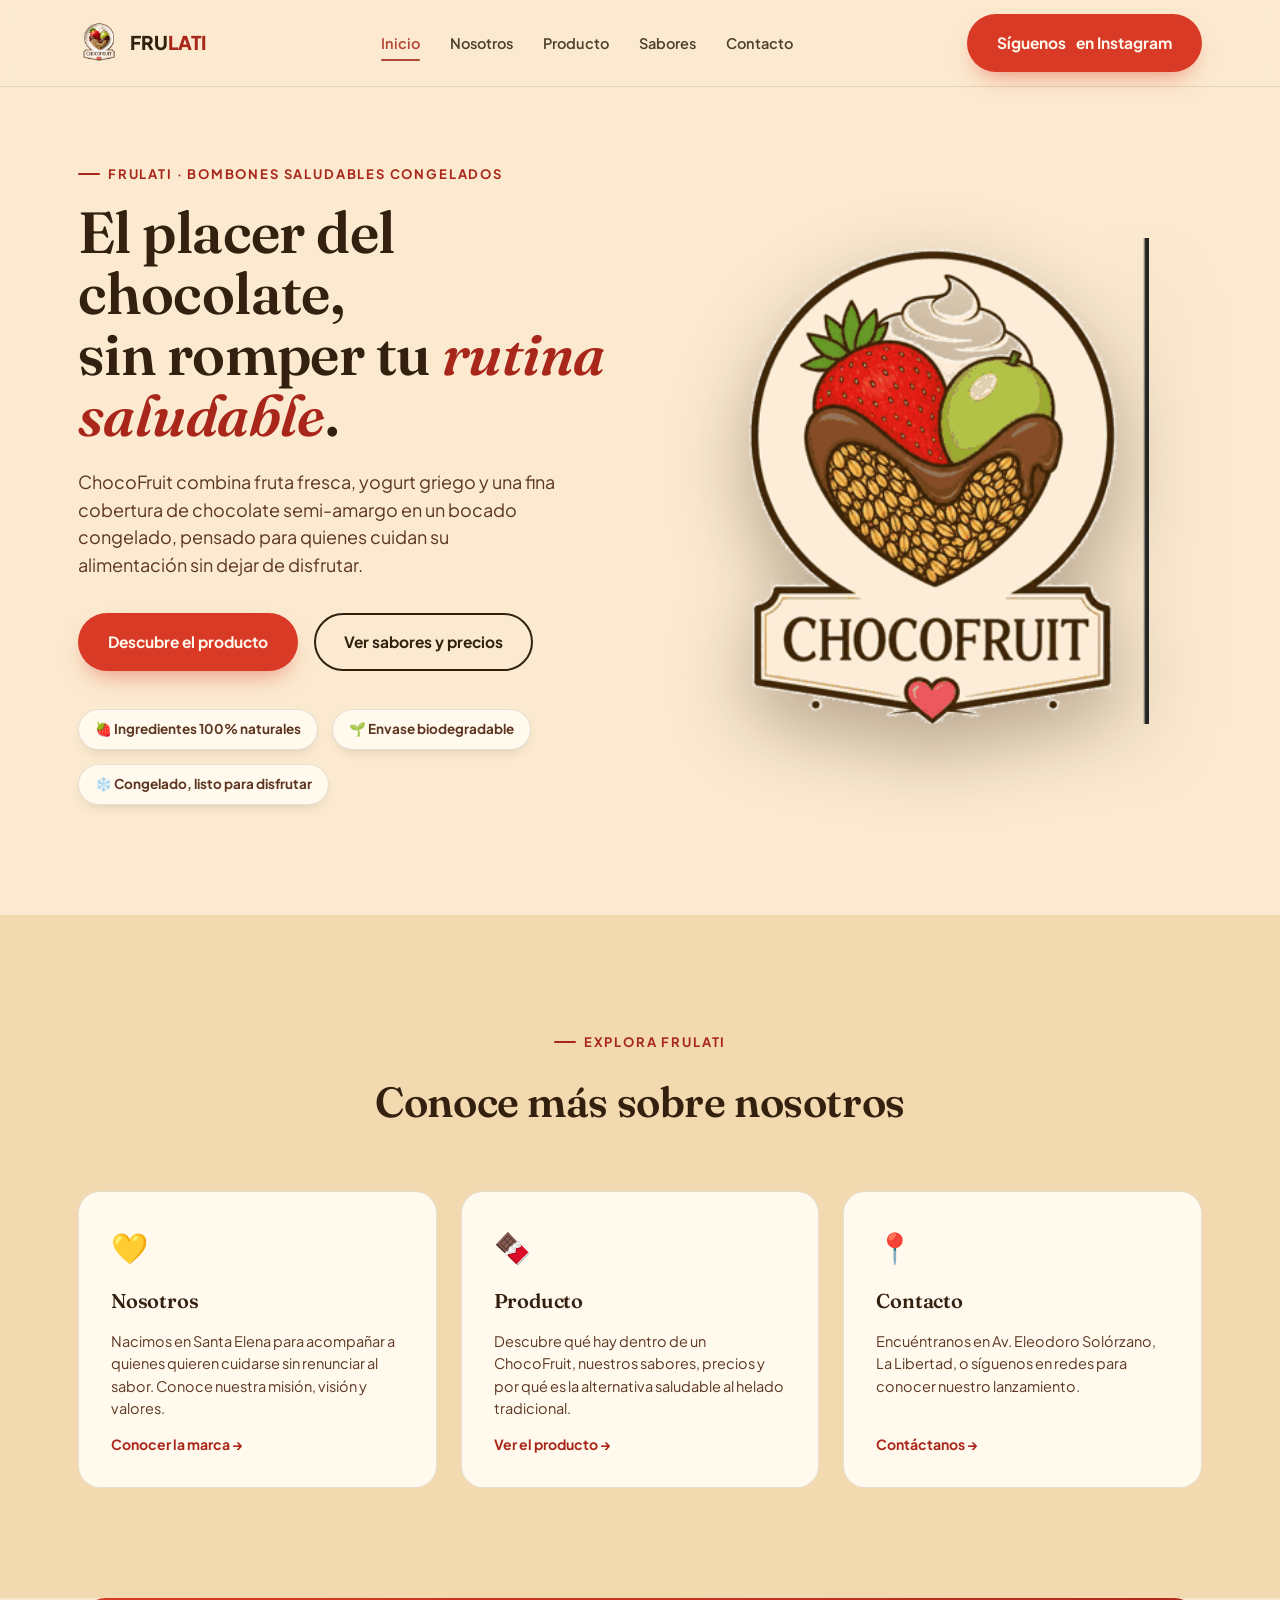
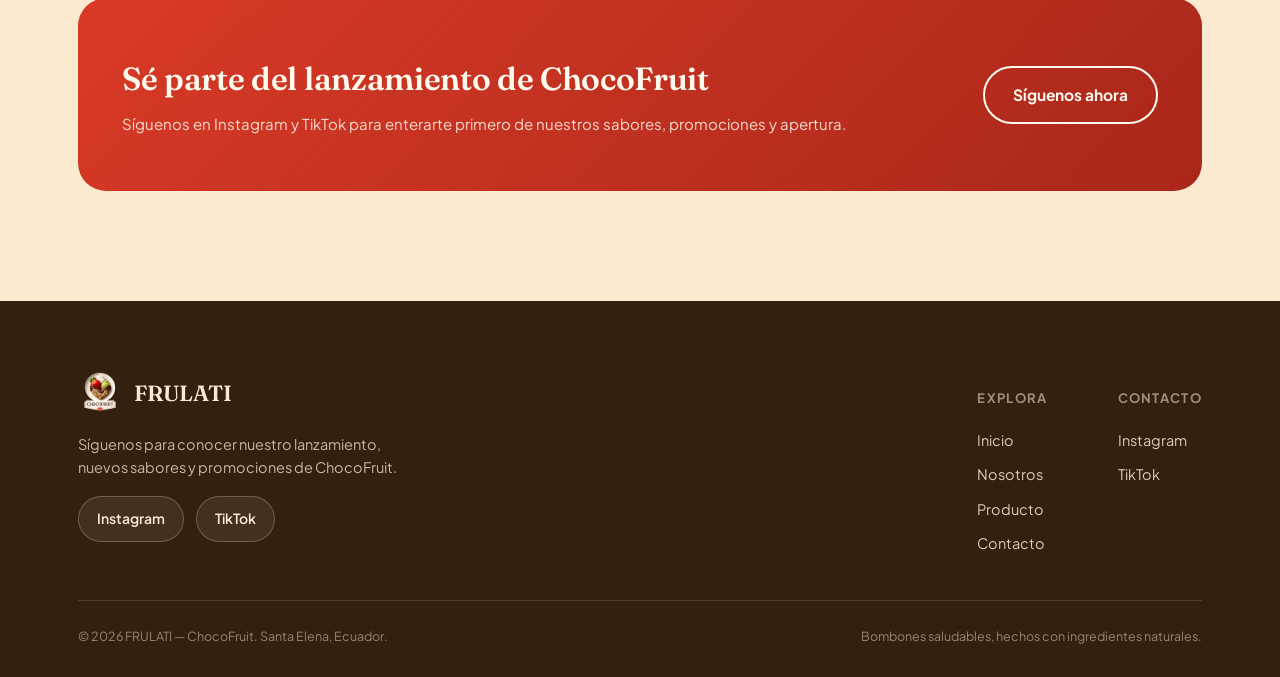
<file: index.html>
<!DOCTYPE html>
<html lang="es">
<head>
<meta charset="UTF-8">
<meta name="viewport" content="width=device-width, initial-scale=1.0">
<title>FRULATI · ChocoFruit — Bombones saludables congelados</title>
<meta name="description" content="ChocoFruit: bombones saludables de fruta, yogurt griego y chocolate semi-amargo, hechos en Santa Elena, Ecuador.">
<link rel="preconnect" href="https://fonts.googleapis.com">
<link href="https://fonts.googleapis.com/css2?family=Fraunces:ital,opsz,wght@0,9..144,400;0,9..144,500;0,9..144,600;0,9..144,700;1,9..144,400;1,9..144,500;1,9..144,600&family=Plus+Jakarta+Sans:ital,wght@0,400;0,500;0,600;0,700;0,800;1,500&display=swap" rel="stylesheet">
<link rel="stylesheet" href="css/styles.css">
</head>
<body>
<header class="nav">
  <div class="nav-inner">
    <a href="index.html" class="brand"><img src="assets/logo.png" alt="Logo FRULATI"><span>FRU<em>LATI</em></span></a>
    <nav class="links" id="navLinks">
      <a href="index.html" class="active">Inicio</a>
      <a href="nosotros.html">Nosotros</a>
      <a href="producto.html">Producto</a>
      <a href="producto.html#sabores">Sabores</a>
      <a href="contacto.html">Contacto</a>
    </nav>
    <div class="nav-cta">
      <a class="btn btn-primary" href="https://www.instagram.com/frulati_ec?igsh=eHlodmZhNGVkY2Uz" target="_blank" rel="noopener">
        <span class="long">Síguenos</span> en Instagram
      </a>
      <button class="menu-btn" id="menuBtn" aria-label="Abrir menú">☰</button>
    </div>
  </div>
</header>

<section class="hero">
  <div class="wrap hero-grid">
    <div>
      <span class="eyebrow">Frulati · Bombones saludables congelados</span>
      <h1>El placer del chocolate,<br>sin romper tu <em>rutina saludable</em>.</h1>
      <p class="hero-sub">ChocoFruit combina fruta fresca, yogurt griego y una fina cobertura de chocolate semi-amargo en un bocado congelado, pensado para quienes cuidan su alimentación sin dejar de disfrutar.</p>
      <div class="hero-ctas">
        <a href="producto.html" class="btn btn-primary">Descubre el producto</a>
        <a href="producto.html#sabores" class="btn btn-ghost">Ver sabores y precios</a>
      </div>
      <div class="hero-badges">
        <span class="badge">🍓 Ingredientes 100% naturales</span>
        <span class="badge">🌱 Envase biodegradable</span>
        <span class="badge">❄️ Congelado, listo para disfrutar</span>
      </div>
    </div>
    <div class="hero-visual">
      <img class="plate" src="assets/logo0.png" alt="ChocoFruit — bombón saludable FRULATI">
    </div>
  </div>
</section>

<section class="alt reveal">
  <div class="wrap">
    <div class="section-head center">
      <span class="eyebrow" style="justify-content:center;">Explora FRULATI</span>
      <h2>Conoce más sobre nosotros</h2>
    </div>
    <div class="teaser-grid">
      <div class="teaser-card">
        <span class="icon">💛</span>
        <h3>Nosotros</h3>
        <p>Nacimos en Santa Elena para acompañar a quienes quieren cuidarse sin renunciar al sabor. Conoce nuestra misión, visión y valores.</p>
        <a href="nosotros.html">Conocer la marca →</a>
      </div>
      <div class="teaser-card">
        <span class="icon">🍫</span>
        <h3>Producto</h3>
        <p>Descubre qué hay dentro de un ChocoFruit, nuestros sabores, precios y por qué es la alternativa saludable al helado tradicional.</p>
        <a href="producto.html">Ver el producto →</a>
      </div>
      <div class="teaser-card">
        <span class="icon">📍</span>
        <h3>Contacto</h3>
        <p>Encuéntranos en Av. Eleodoro Solórzano, La Libertad, o síguenos en redes para conocer nuestro lanzamiento.</p>
        <a href="contacto.html">Contáctanos →</a>
      </div>
    </div>
  </div>
</section>

<section class="reveal" style="padding-top:0;">
  <div class="wrap">
    <div class="cta-banner">
      <div>
        <h2>Sé parte del lanzamiento de ChocoFruit</h2>
        <p>Síguenos en Instagram y TikTok para enterarte primero de nuestros sabores, promociones y apertura.</p>
      </div>
      <a class="btn btn-ghost" href="https://www.instagram.com/frulati_ec?igsh=eHlodmZhNGVkY2Uz" target="_blank" rel="noopener">Síguenos ahora</a>
    </div>
  </div>
</section>
<footer id="contacto-footer">
  <div class="wrap">
    <div class="footer-top">
      <div>
        <div class="footer-brand"><img src="assets/logo.png" alt="Logo FRULATI">FRULATI</div>
        <div class="footer-cta" style="margin-top:18px;">
          <p>Síguenos para conocer nuestro lanzamiento, nuevos sabores y promociones de ChocoFruit.</p>
          <div class="social-row">
            <a class="social-btn" href="https://www.instagram.com/frulati_ec?igsh=eHlodmZhNGVkY2Uz" target="_blank" rel="noopener">Instagram</a>
            <a class="social-btn" href="https://tiktok.com/" target="_blank" rel="noopener">TikTok</a>
          </div>
        </div>
      </div>
      <div class="footer-cols">
        <div class="footer-col">
          <h4>Explora</h4>
          <a href="index.html">Inicio</a>
          <a href="nosotros.html">Nosotros</a>
          <a href="producto.html">Producto</a>
          <a href="contacto.html">Contacto</a>
        </div>
        <div class="footer-col">
          <h4>Contacto</h4>
          <a href="https://www.instagram.com/frulati_ec?igsh=eHlodmZhNGVkY2Uz" target="_blank" rel="noopener">Instagram</a>
          <a href="https://tiktok.com/" target="_blank" rel="noopener">TikTok</a>
        </div>
      </div>
    </div>
    <div class="footer-bottom">
      <span>© 2026 FRULATI — ChocoFruit. Santa Elena, Ecuador.</span>
      <span>Bombones saludables, hechos con ingredientes naturales.</span>
    </div>
  </div>
</footer>

<script src="js/script.js"></script>
</body>
</html>
</file>
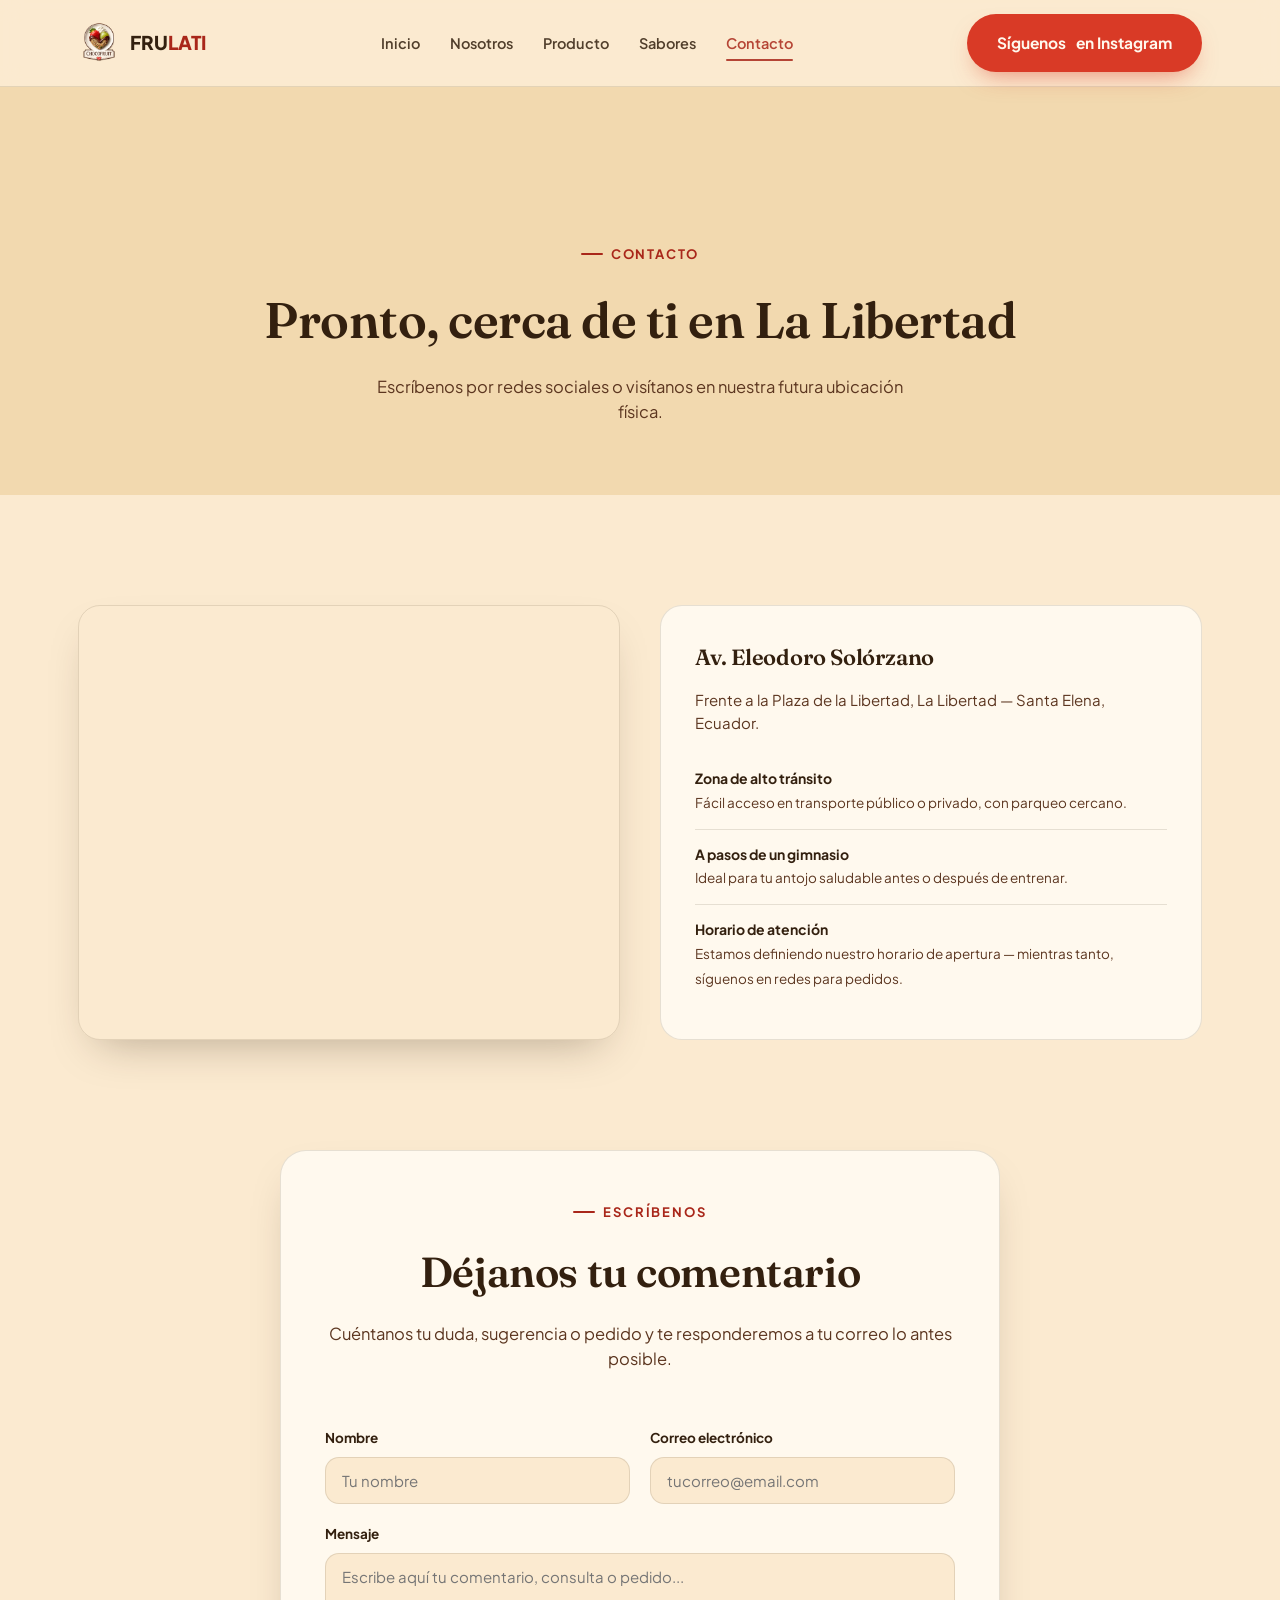
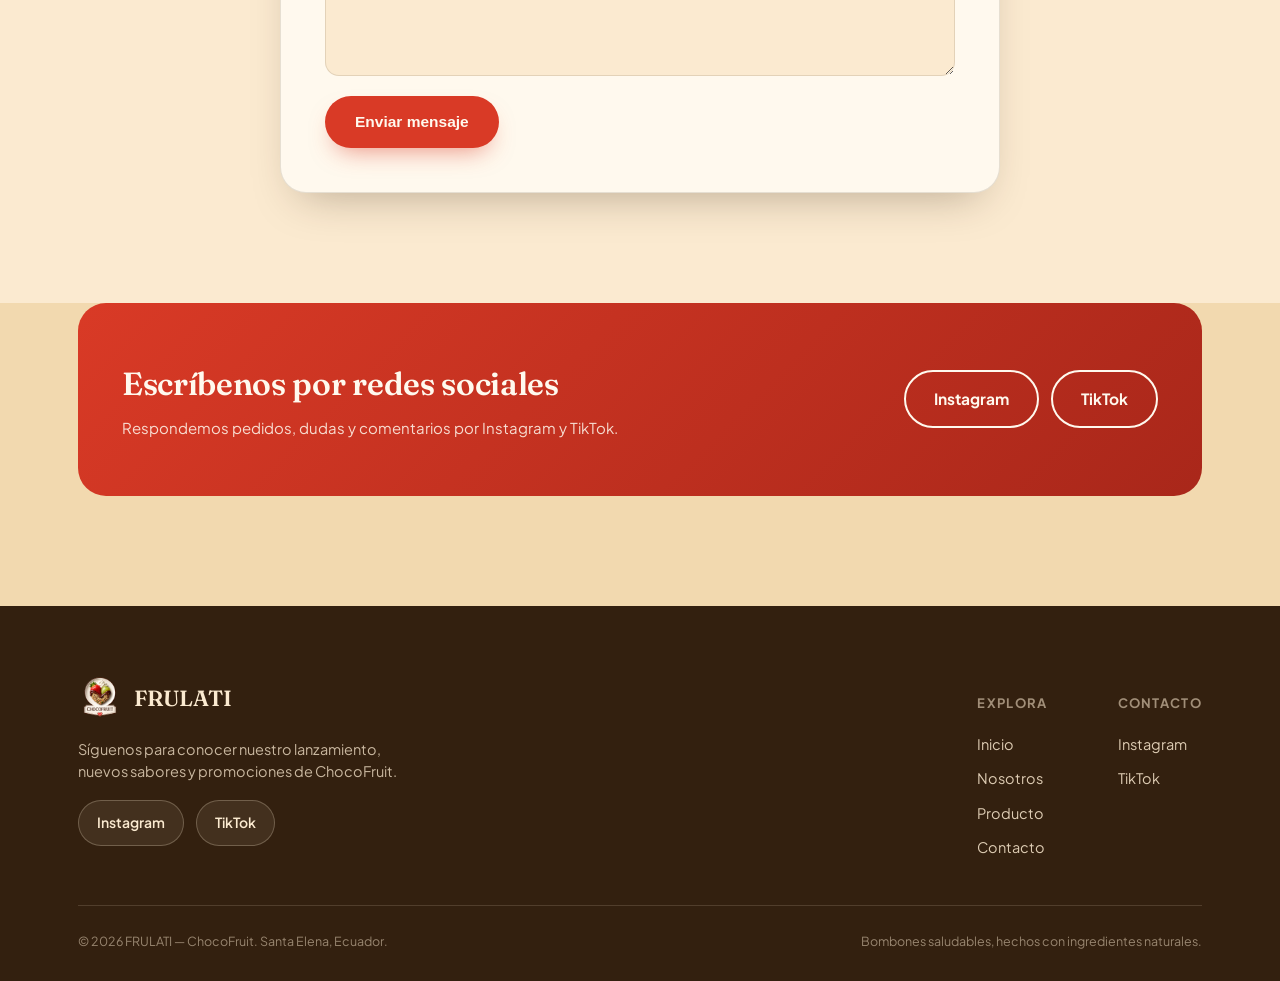
<file: contacto.html>
<!DOCTYPE html>
<html lang="es">
<head>
<meta charset="UTF-8">
<meta name="viewport" content="width=device-width, initial-scale=1.0">
<title>Contacto y ubicación — FRULATI</title>
<meta name="description" content="Encuentra a FRULATI en Santa Elena, Ecuador, o síguenos en Instagram y TikTok.">
<link rel="preconnect" href="https://fonts.googleapis.com">
<link href="https://fonts.googleapis.com/css2?family=Fraunces:ital,opsz,wght@0,9..144,400;0,9..144,500;0,9..144,600;0,9..144,700;1,9..144,400;1,9..144,500;1,9..144,600&family=Plus+Jakarta+Sans:ital,wght@0,400;0,500;0,600;0,700;0,800;1,500&display=swap" rel="stylesheet">
<link rel="stylesheet" href="css/styles.css">
</head>
<body>
<header class="nav">
  <div class="nav-inner">
    <a href="index.html" class="brand"><img src="assets/logo.png" alt="Logo FRULATI"><span>FRU<em>LATI</em></span></a>
    <nav class="links" id="navLinks">
      <a href="index.html">Inicio</a>
      <a href="nosotros.html">Nosotros</a>
      <a href="producto.html">Producto</a>
      <a href="producto.html#sabores">Sabores</a>
      <a href="contacto.html" class="active">Contacto</a>
    </nav>
    <div class="nav-cta">
      <a class="btn btn-primary" href="https://www.instagram.com/frulati_ec?igsh=eHlodmZhNGVkY2Uz" target="_blank" rel="noopener">
        <span class="long">Síguenos</span> en Instagram
      </a>
      <button class="menu-btn" id="menuBtn" aria-label="Abrir menú">☰</button>
    </div>
  </div>
</header>

<section class="page-banner alt">
  <div class="wrap">
    <span class="eyebrow" style="justify-content:center;">Contacto</span>
    <h1>Pronto, cerca de ti en La Libertad</h1>
    <p>Escríbenos por redes sociales o visítanos en nuestra futura ubicación física.</p>
  </div>
</section>

<section class="reveal">
  <div class="wrap">
    <div class="ubicacion-grid">
      <div class="map-frame">
        <iframe src="https://www.google.com/maps?q=Av.+Eleodoro+Solórzano,+La+Libertad,+Santa+Elena,+Ecuador&output=embed" loading="lazy" referrerpolicy="no-referrer-when-downgrade" title="Mapa ubicación FRULATI"></iframe>
      </div>
      <div class="ubicacion-info">
        <h3>Av. Eleodoro Solórzano</h3>
        <p>Frente a la Plaza de la Libertad, La Libertad — Santa Elena, Ecuador.</p>
        <div class="info-row">
          <div><b>Zona de alto tránsito</b><span>Fácil acceso en transporte público o privado, con parqueo cercano.</span></div>
        </div>
        <div class="info-row">
          <div><b>A pasos de un gimnasio</b><span>Ideal para tu antojo saludable antes o después de entrenar.</span></div>
        </div>
        <div class="info-row">
          <div><b>Horario de atención</b><span>Estamos definiendo nuestro horario de apertura — mientras tanto, síguenos en redes para pedidos.</span></div>
        </div>
      </div>
    </div>
  </div>
</section>

<section class="reveal" style="padding-top:0;">
  <div class="wrap">
    <div class="contact-form-card">
      <div class="section-head center">
        <span class="eyebrow" style="justify-content:center;">Escríbenos</span>
        <h2>Déjanos tu comentario</h2>
        <p>Cuéntanos tu duda, sugerencia o pedido y te responderemos a tu correo lo antes posible.</p>
      </div>
      <form id="contactForm" class="contact-form">
        <input type="hidden" name="access_key" value="debff80b-9a6f-4ef8-8b88-89aa63c62e4f">
        <input type="hidden" name="subject" value="Nuevo mensaje desde la web de FRULATI">
        <input type="checkbox" name="botcheck" style="display:none" tabindex="-1" autocomplete="off">
        <div class="form-row">
          <div class="form-field">
            <label for="cf-name">Nombre</label>
            <input type="text" id="cf-name" name="name" required placeholder="Tu nombre">
          </div>
          <div class="form-field">
            <label for="cf-email">Correo electrónico</label>
            <input type="email" id="cf-email" name="email" required placeholder="tucorreo@email.com">
          </div>
        </div>
        <div class="form-field">
          <label for="cf-message">Mensaje</label>
          <textarea id="cf-message" name="message" rows="5" required placeholder="Escribe aquí tu comentario, consulta o pedido..."></textarea>
        </div>
        <div class="form-actions">
          <button type="submit" class="btn btn-primary">Enviar mensaje</button>
          <p class="form-note" id="formNote"></p>
        </div>
      </form>
    </div>
  </div>
</section>

<section class="alt reveal" style="padding-top:0;">
  <div class="wrap">
    <div class="cta-banner">
      <div>
        <h2>Escríbenos por redes sociales</h2>
        <p>Respondemos pedidos, dudas y comentarios por Instagram y TikTok.</p>
      </div>
      <div style="display:flex;gap:12px;flex-wrap:wrap;">
        <a class="btn btn-ghost" href="https://www.instagram.com/frulati_ec?igsh=eHlodmZhNGVkY2Uz" target="_blank" rel="noopener">Instagram</a>
        <a class="btn btn-ghost" href="https://tiktok.com/" target="_blank" rel="noopener">TikTok</a>
      </div>
    </div>
  </div>
</section>
<footer id="contacto-footer">
  <div class="wrap">
    <div class="footer-top">
      <div>
        <div class="footer-brand"><img src="assets/logo.png" alt="Logo FRULATI">FRULATI</div>
        <div class="footer-cta" style="margin-top:18px;">
          <p>Síguenos para conocer nuestro lanzamiento, nuevos sabores y promociones de ChocoFruit.</p>
          <div class="social-row">
            <a class="social-btn" href="https://www.instagram.com/frulati_ec?igsh=eHlodmZhNGVkY2Uz" target="_blank" rel="noopener">Instagram</a>
            <a class="social-btn" href="https://tiktok.com/" target="_blank" rel="noopener">TikTok</a>
          </div>
        </div>
      </div>
      <div class="footer-cols">
        <div class="footer-col">
          <h4>Explora</h4>
          <a href="index.html">Inicio</a>
          <a href="nosotros.html">Nosotros</a>
          <a href="producto.html">Producto</a>
          <a href="contacto.html">Contacto</a>
        </div>
        <div class="footer-col">
          <h4>Contacto</h4>
          <a href="https://www.instagram.com/frulati_ec?igsh=eHlodmZhNGVkY2Uz" target="_blank" rel="noopener">Instagram</a>
          <a href="https://tiktok.com/" target="_blank" rel="noopener">TikTok</a>
        </div>
      </div>
    </div>
    <div class="footer-bottom">
      <span>© 2026 FRULATI — ChocoFruit. Santa Elena, Ecuador.</span>
      <span>Bombones saludables, hechos con ingredientes naturales.</span>
    </div>
  </div>
</footer>

<script src="js/script.js"></script>
</body>
</html>
</file>
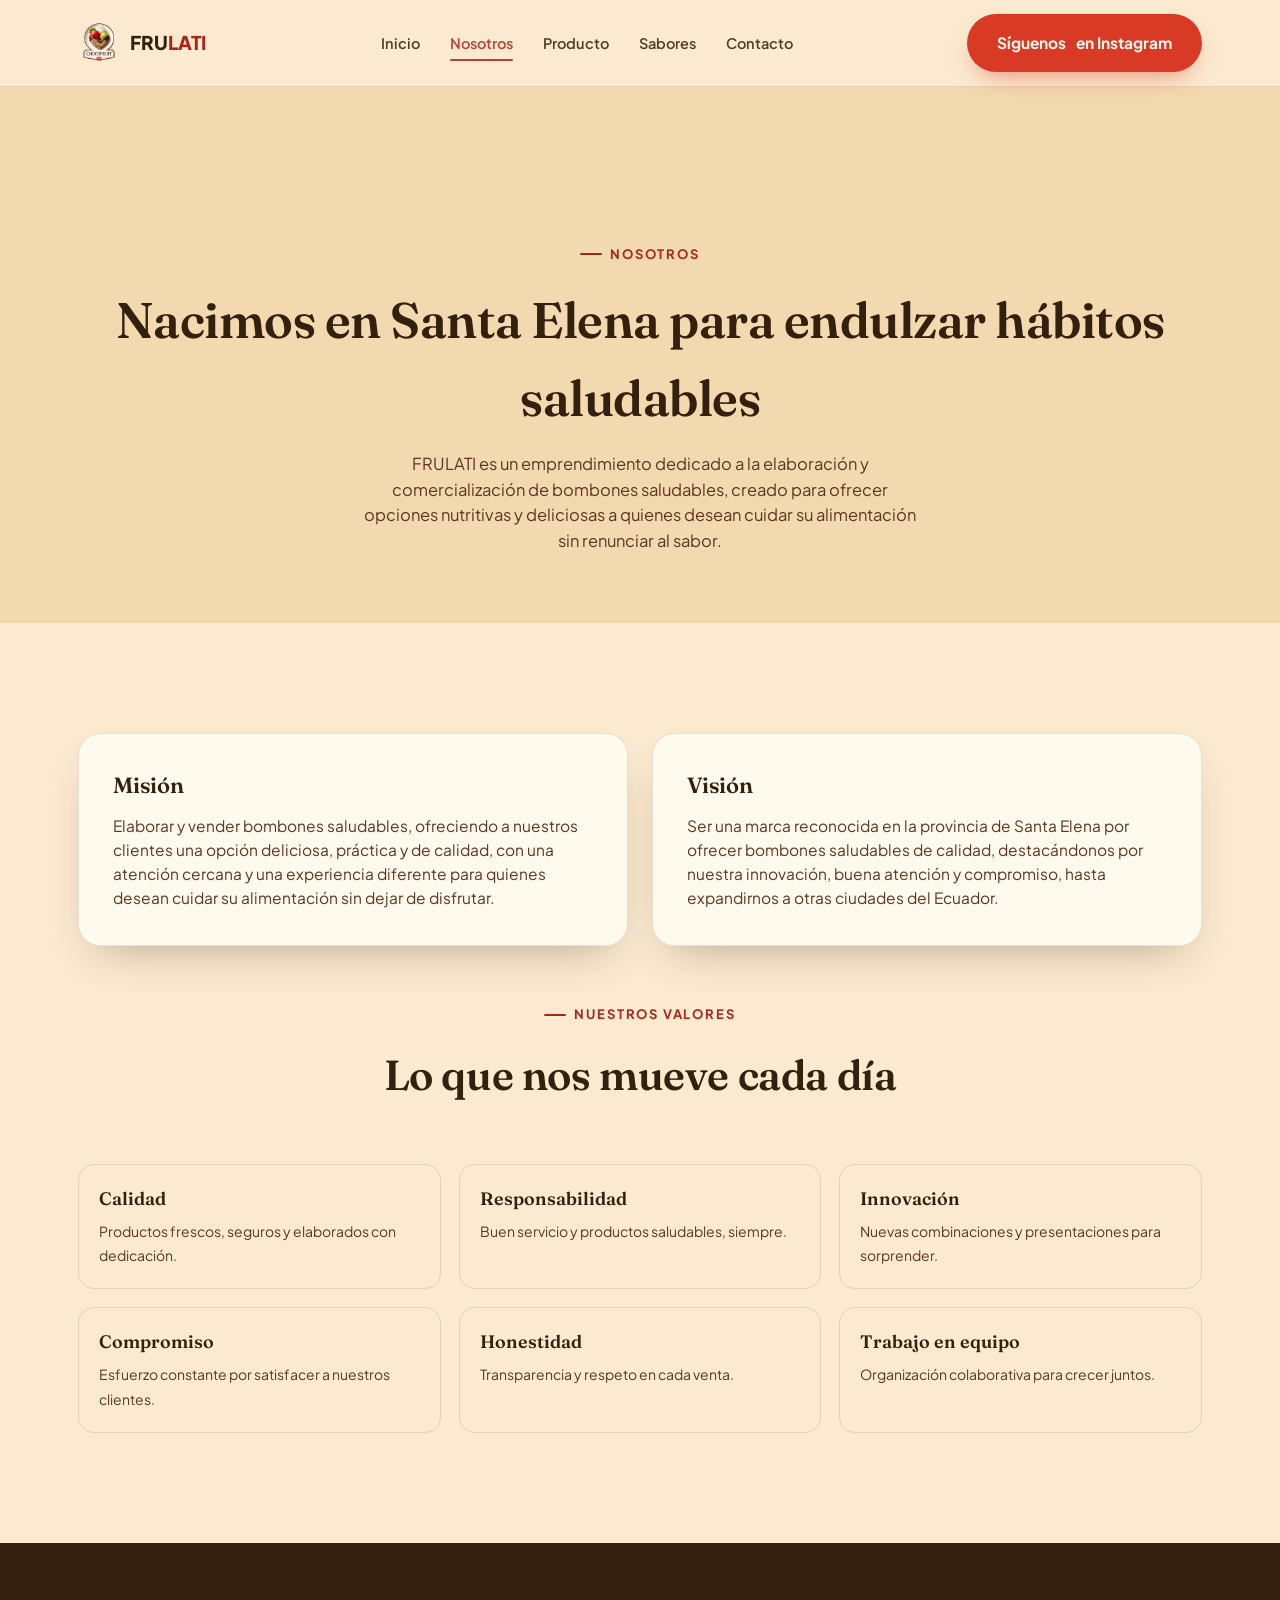
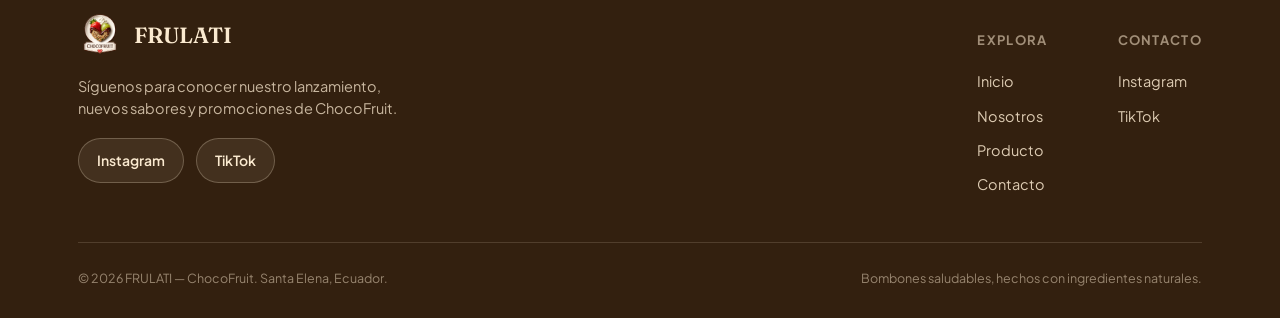
<file: nosotros.html>
<!DOCTYPE html>
<html lang="es">
<head>
<meta charset="UTF-8">
<meta name="viewport" content="width=device-width, initial-scale=1.0">
<title>Nosotros — FRULATI</title>
<meta name="description" content="Conoce la misión, visión y valores de FRULATI, la marca detrás de ChocoFruit.">
<link rel="preconnect" href="https://fonts.googleapis.com">
<link href="https://fonts.googleapis.com/css2?family=Fraunces:ital,opsz,wght@0,9..144,400;0,9..144,500;0,9..144,600;0,9..144,700;1,9..144,400;1,9..144,500;1,9..144,600&family=Plus+Jakarta+Sans:ital,wght@0,400;0,500;0,600;0,700;0,800;1,500&display=swap" rel="stylesheet">
<link rel="stylesheet" href="css/styles.css">
</head>
<body>
<header class="nav">
  <div class="nav-inner">
    <a href="index.html" class="brand"><img src="assets/logo.png" alt="Logo FRULATI"><span>FRU<em>LATI</em></span></a>
    <nav class="links" id="navLinks">
      <a href="index.html">Inicio</a>
      <a href="nosotros.html" class="active">Nosotros</a>
      <a href="producto.html">Producto</a>
      <a href="producto.html#sabores">Sabores</a>
      <a href="contacto.html">Contacto</a>
    </nav>
    <div class="nav-cta">
      <a class="btn btn-primary" href="https://www.instagram.com/frulati_ec?igsh=eHlodmZhNGVkY2Uz" target="_blank" rel="noopener">
        <span class="long">Síguenos</span> en Instagram
      </a>
      <button class="menu-btn" id="menuBtn" aria-label="Abrir menú">☰</button>
    </div>
  </div>
</header>

<section class="page-banner alt">
  <div class="wrap">
    <span class="eyebrow" style="justify-content:center;">Nosotros</span>
    <h1>Nacimos en Santa Elena para endulzar hábitos saludables</h1>
    <p>FRULATI es un emprendimiento dedicado a la elaboración y comercialización de bombones saludables, creado para ofrecer opciones nutritivas y deliciosas a quienes desean cuidar su alimentación sin renunciar al sabor.</p>
  </div>
</section>

<section class="reveal">
  <div class="wrap">
    <div class="mv-grid">
      <div class="mv-card">
        <h3>Misión</h3>
        <p>Elaborar y vender bombones saludables, ofreciendo a nuestros clientes una opción deliciosa, práctica y de calidad, con una atención cercana y una experiencia diferente para quienes desean cuidar su alimentación sin dejar de disfrutar.</p>
      </div>
      <div class="mv-card">
        <h3>Visión</h3>
        <p>Ser una marca reconocida en la provincia de Santa Elena por ofrecer bombones saludables de calidad, destacándonos por nuestra innovación, buena atención y compromiso, hasta expandirnos a otras ciudades del Ecuador.</p>
      </div>
    </div>

    <div class="section-head center">
      <span class="eyebrow" style="justify-content:center;">Nuestros valores</span>
      <h2>Lo que nos mueve cada día</h2>
    </div>
    <div class="values-grid">
      <div class="value-chip"><b>Calidad</b><span>Productos frescos, seguros y elaborados con dedicación.</span></div>
      <div class="value-chip"><b>Responsabilidad</b><span>Buen servicio y productos saludables, siempre.</span></div>
      <div class="value-chip"><b>Innovación</b><span>Nuevas combinaciones y presentaciones para sorprender.</span></div>
      <div class="value-chip"><b>Compromiso</b><span>Esfuerzo constante por satisfacer a nuestros clientes.</span></div>
      <div class="value-chip"><b>Honestidad</b><span>Transparencia y respeto en cada venta.</span></div>
      <div class="value-chip"><b>Trabajo en equipo</b><span>Organización colaborativa para crecer juntos.</span></div>
    </div>
  </div>
</section>
<footer id="contacto-footer">
  <div class="wrap">
    <div class="footer-top">
      <div>
        <div class="footer-brand"><img src="assets/logo.png" alt="Logo FRULATI">FRULATI</div>
        <div class="footer-cta" style="margin-top:18px;">
          <p>Síguenos para conocer nuestro lanzamiento, nuevos sabores y promociones de ChocoFruit.</p>
          <div class="social-row">
            <a class="social-btn" href="https://www.instagram.com/frulati_ec?igsh=eHlodmZhNGVkY2Uz" target="_blank" rel="noopener">Instagram</a>
            <a class="social-btn" href="https://tiktok.com/" target="_blank" rel="noopener">TikTok</a>
          </div>
        </div>
      </div>
      <div class="footer-cols">
        <div class="footer-col">
          <h4>Explora</h4>
          <a href="index.html">Inicio</a>
          <a href="nosotros.html">Nosotros</a>
          <a href="producto.html">Producto</a>
          <a href="contacto.html">Contacto</a>
        </div>
        <div class="footer-col">
          <h4>Contacto</h4>
          <a href="https://www.instagram.com/frulati_ec?igsh=eHlodmZhNGVkY2Uz" target="_blank" rel="noopener">Instagram</a>
          <a href="https://tiktok.com/" target="_blank" rel="noopener">TikTok</a>
        </div>
      </div>
    </div>
    <div class="footer-bottom">
      <span>© 2026 FRULATI — ChocoFruit. Santa Elena, Ecuador.</span>
      <span>Bombones saludables, hechos con ingredientes naturales.</span>
    </div>
  </div>
</footer>

<script src="js/script.js"></script>
</body>
</html>
</file>
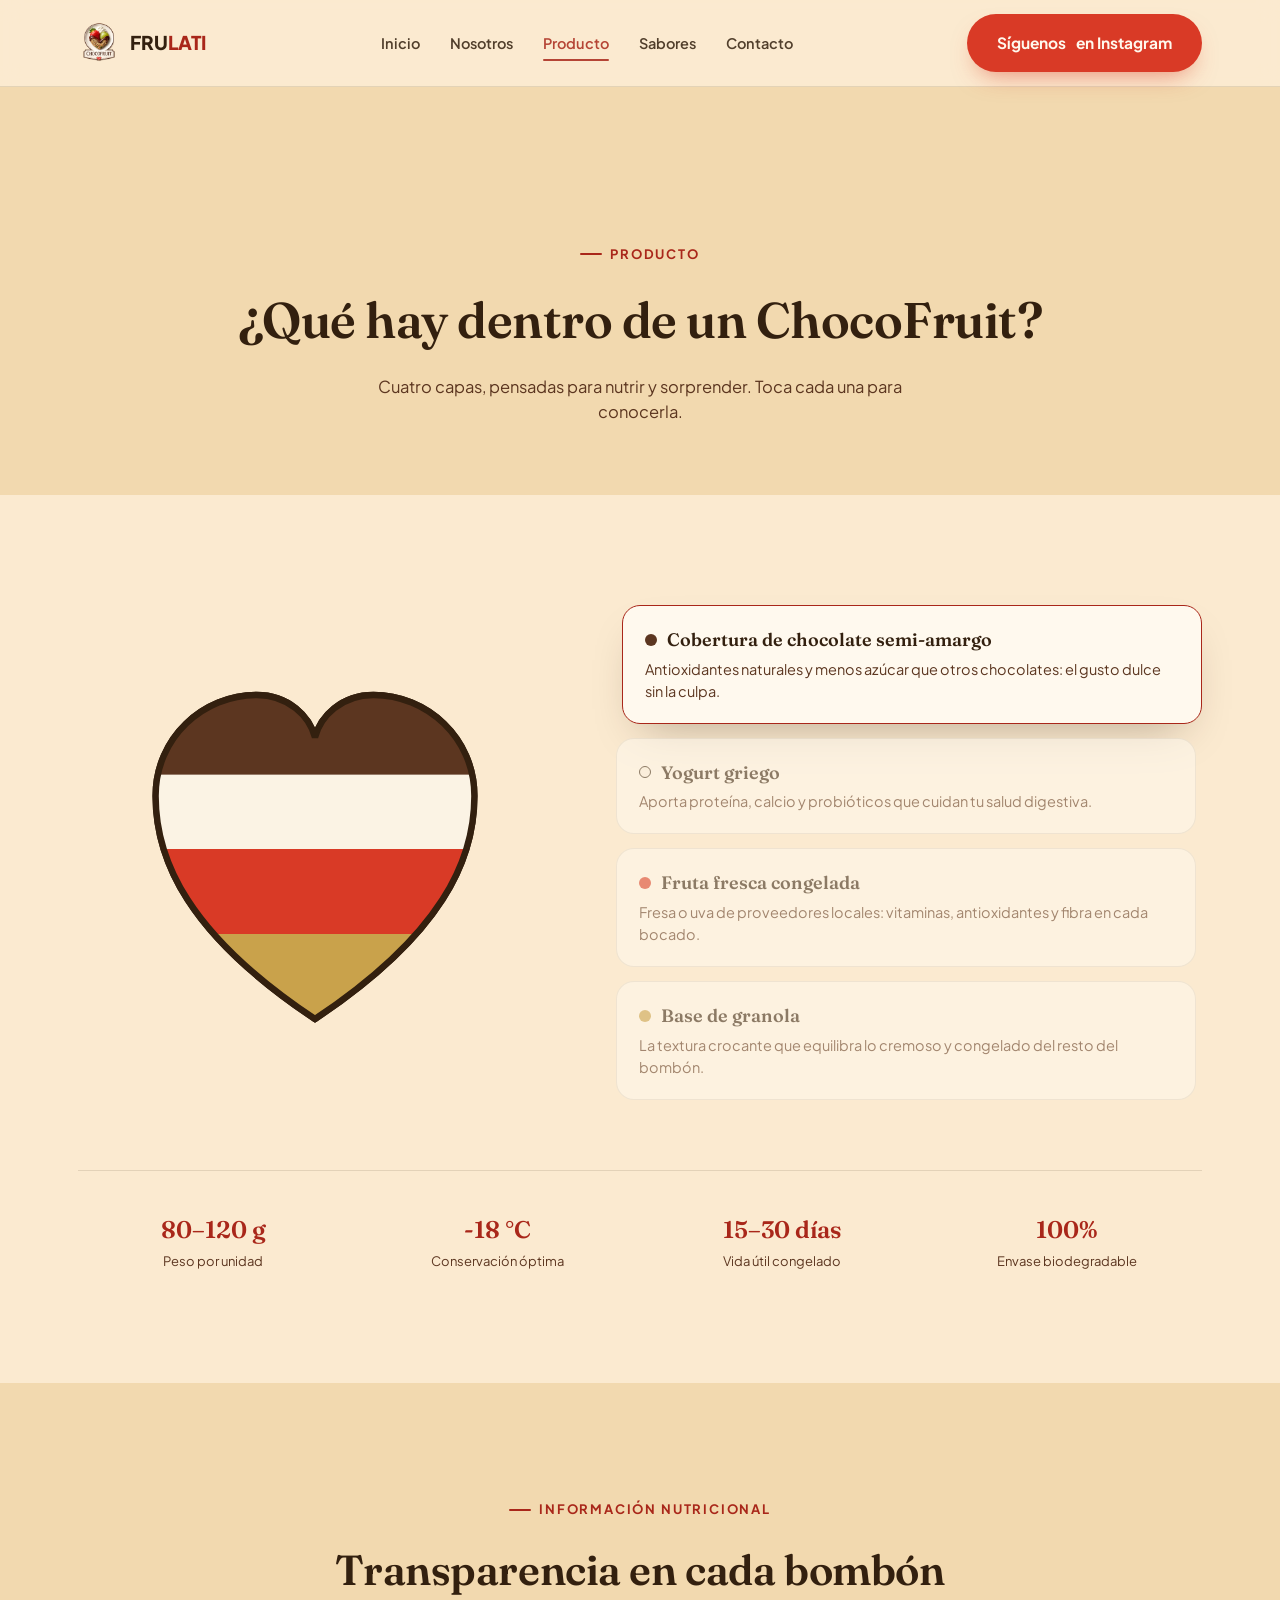
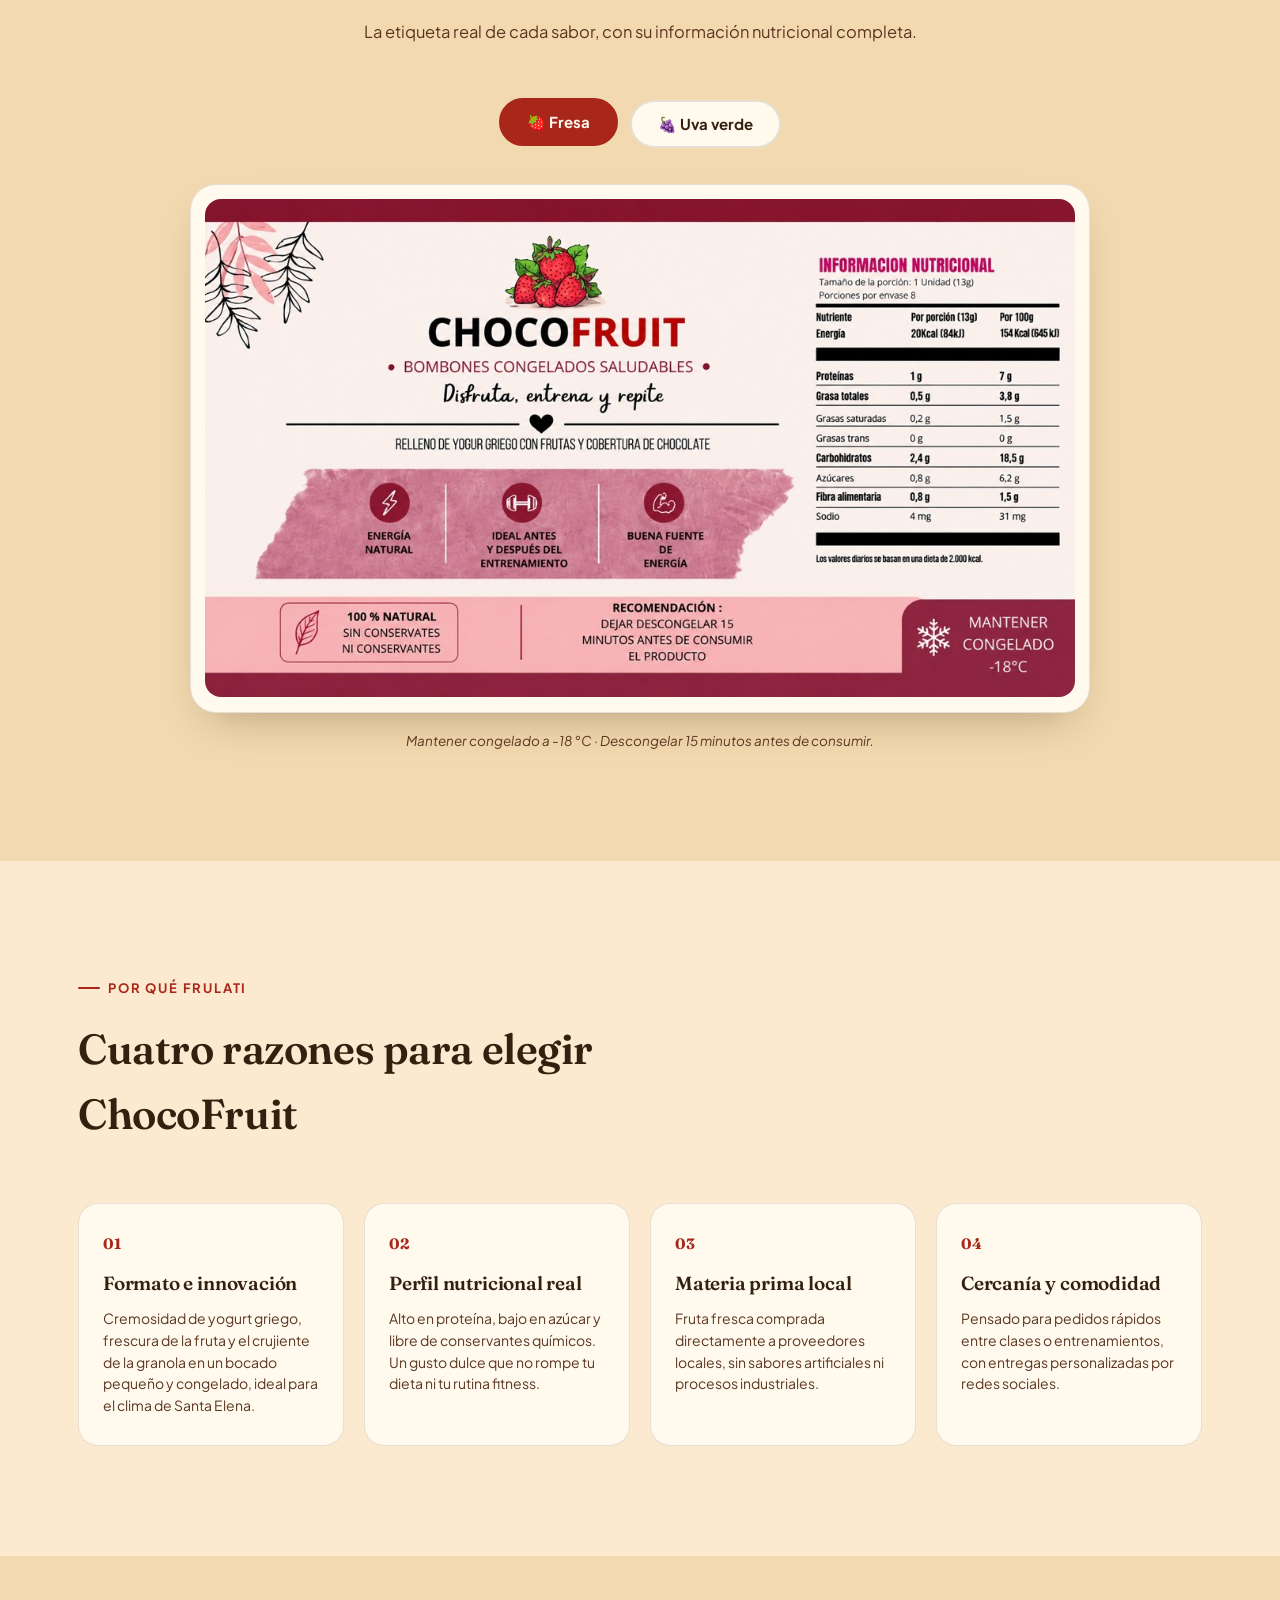
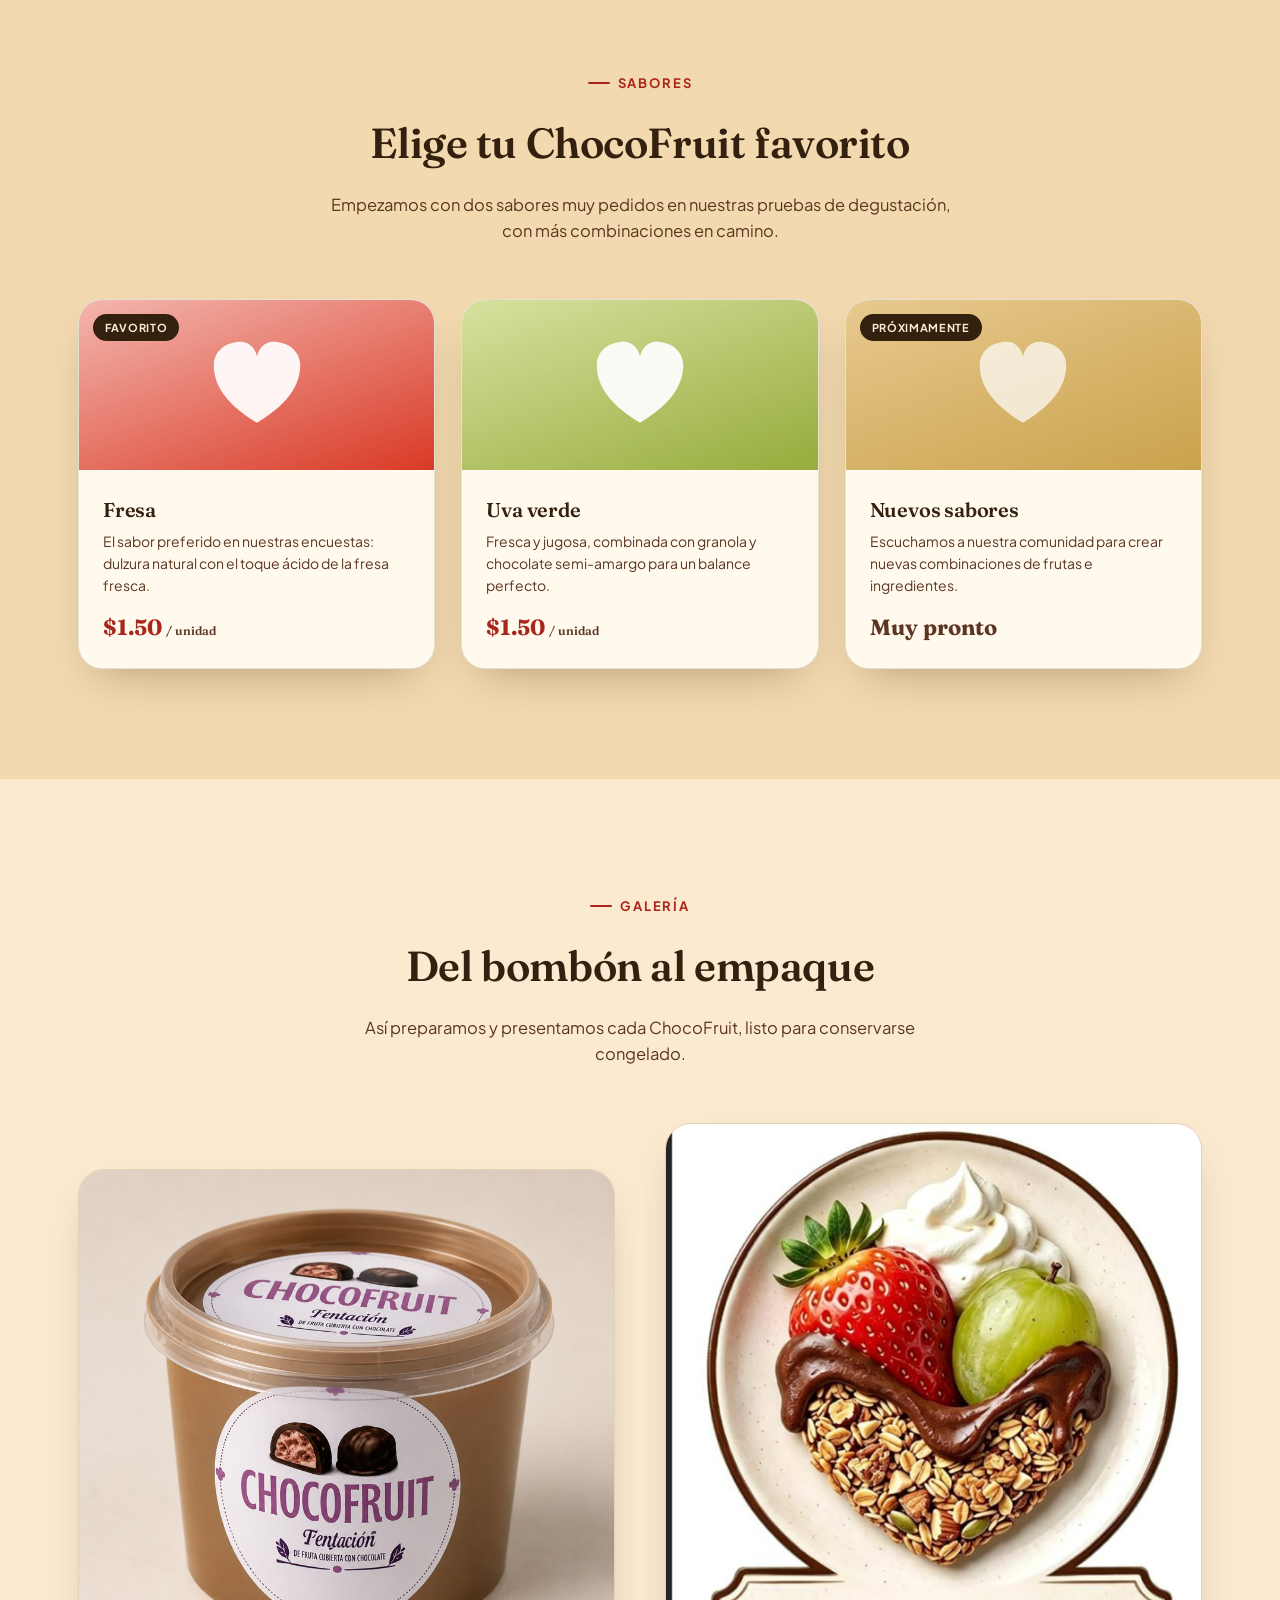
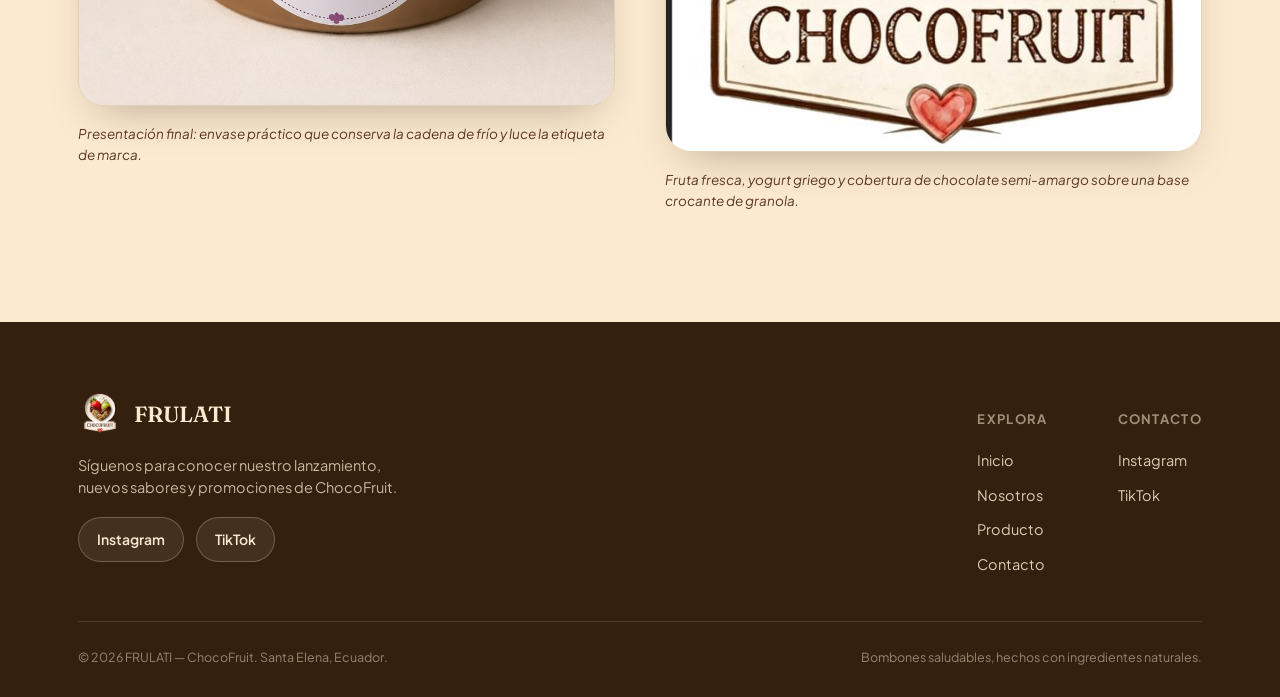
<file: producto.html>
<!DOCTYPE html>
<html lang="es">
<head>
<meta charset="UTF-8">
<meta name="viewport" content="width=device-width, initial-scale=1.0">
<title>Producto y sabores — FRULATI ChocoFruit</title>
<meta name="description" content="Descubre qué hay dentro de ChocoFruit, sus sabores, precios y galería de producto.">
<link rel="preconnect" href="https://fonts.googleapis.com">
<link href="https://fonts.googleapis.com/css2?family=Fraunces:ital,opsz,wght@0,9..144,400;0,9..144,500;0,9..144,600;0,9..144,700;1,9..144,400;1,9..144,500;1,9..144,600&family=Plus+Jakarta+Sans:ital,wght@0,400;0,500;0,600;0,700;0,800;1,500&display=swap" rel="stylesheet">
<link rel="stylesheet" href="css/styles.css">
</head>
<body>
<header class="nav">
  <div class="nav-inner">
    <a href="index.html" class="brand"><img src="assets/logo.png" alt="Logo FRULATI"><span>FRU<em>LATI</em></span></a>
    <nav class="links" id="navLinks">
      <a href="index.html">Inicio</a>
      <a href="nosotros.html">Nosotros</a>
      <a href="producto.html" class="active">Producto</a>
      <a href="producto.html#sabores">Sabores</a>
      <a href="contacto.html">Contacto</a>
    </nav>
    <div class="nav-cta">
      <a class="btn btn-primary" href="https://www.instagram.com/frulati_ec?igsh=eHlodmZhNGVkY2Uz" target="_blank" rel="noopener">
        <span class="long">Síguenos</span> en Instagram
      </a>
      <button class="menu-btn" id="menuBtn" aria-label="Abrir menú">☰</button>
    </div>
  </div>
</header>

<section class="page-banner alt">
  <div class="wrap">
    <span class="eyebrow" style="justify-content:center;">Producto</span>
    <h1>¿Qué hay dentro de un ChocoFruit?</h1>
    <p>Cuatro capas, pensadas para nutrir y sorprender. Toca cada una para conocerla.</p>
  </div>
</section>

<section class="reveal">
  <div class="wrap">
    <div class="producto-grid">
      <div>
        <svg id="crossSection" viewBox="0 0 320 340" xmlns="http://www.w3.org/2000/svg" style="width:100%;max-width:340px;margin:0 auto;display:block;">
          <defs>
            <clipPath id="heartClip">
              <path d="M160 320 C 40 240, 10 170, 10 110 C 10 55, 55 15, 105 15 C 135 15, 155 35, 160 55 C 165 35, 185 15, 215 15 C 265 15, 310 55, 310 110 C 310 170, 280 240, 160 320 Z"/>
            </clipPath>
          </defs>
          <path d="M160 320 C 40 240, 10 170, 10 110 C 10 55, 55 15, 105 15 C 135 15, 155 35, 160 55 C 165 35, 185 15, 215 15 C 265 15, 310 55, 310 110 C 310 170, 280 240, 160 320 Z"
                fill="none" stroke="#33200F" stroke-width="6"/>
          <g clip-path="url(#heartClip)">
            <rect id="layerGranola" x="0" y="230" width="320" height="110" fill="#C9A24B" class="layer" data-layer="granola"/>
            <rect id="layerFruta" x="0" y="150" width="320" height="90" fill="#D93A26" class="layer" data-layer="fruta"/>
            <rect id="layerYogurt" x="0" y="80" width="320" height="80" fill="#FBF3E4" class="layer" data-layer="yogurt"/>
            <rect id="layerChoco" x="0" y="0" width="320" height="90" fill="#5C3620" class="layer" data-layer="choco"/>
          </g>
          <path d="M160 320 C 40 240, 10 170, 10 110 C 10 55, 55 15, 105 15 C 135 15, 155 35, 160 55 C 165 35, 185 15, 215 15 C 265 15, 310 55, 310 110 C 310 170, 280 240, 160 320 Z"
                fill="none" stroke="#33200F" stroke-width="6"/>
        </svg>
      </div>

      <div>
        <div class="layer-info active" data-target="layerChoco">
          <h4><i style="background:#5C3620"></i>Cobertura de chocolate semi-amargo</h4>
          <p>Antioxidantes naturales y menos azúcar que otros chocolates: el gusto dulce sin la culpa.</p>
        </div>
        <div class="layer-info" data-target="layerYogurt">
          <h4><i style="background:#FBF3E4;border:1px solid #33200F"></i>Yogurt griego</h4>
          <p>Aporta proteína, calcio y probióticos que cuidan tu salud digestiva.</p>
        </div>
        <div class="layer-info" data-target="layerFruta">
          <h4><i style="background:#D93A26"></i>Fruta fresca congelada</h4>
          <p>Fresa o uva de proveedores locales: vitaminas, antioxidantes y fibra en cada bocado.</p>
        </div>
        <div class="layer-info" data-target="layerGranola">
          <h4><i style="background:#C9A24B"></i>Base de granola</h4>
          <p>La textura crocante que equilibra lo cremoso y congelado del resto del bombón.</p>
        </div>
      </div>
    </div>

    <div class="specs-strip">
      <div class="spec"><b>80–120 g</b><span>Peso por unidad</span></div>
      <div class="spec"><b>-18 °C</b><span>Conservación óptima</span></div>
      <div class="spec"><b>15–30 días</b><span>Vida útil congelado</span></div>
      <div class="spec"><b>100%</b><span>Envase biodegradable</span></div>
    </div>
  </div>
</section>

<section id="nutricion" class="alt reveal">
  <div class="wrap">
    <div class="section-head center">
      <span class="eyebrow" style="justify-content:center;">Información nutricional</span>
      <h2>Transparencia en cada bombón</h2>
      <p>La etiqueta real de cada sabor, con su información nutricional completa.</p>
    </div>

    <div class="nutri-toggle">
      <button class="nutri-tab active" data-flavor="fresa">🍓 Fresa</button>
      <button class="nutri-tab" data-flavor="uva">🍇 Uva verde</button>
    </div>

    <div class="nutri-label-frame">
      <img id="nutriLabelImg" src="assets/etiqueta-fresa.jpg" alt="Etiqueta nutricional ChocoFruit sabor fresa">
    </div>
    <p class="galeria-note" style="text-align:center;max-width:520px;margin:18px auto 0;">Mantener congelado a -18 °C · Descongelar 15 minutos antes de consumir.</p>
  </div>
</section>

<section class="reveal">
  <div class="wrap">
    <div class="section-head">
      <span class="eyebrow">Por qué FRULATI</span>
      <h2>Cuatro razones para elegir ChocoFruit</h2>
    </div>
    <div class="ventajas-grid">
      <div class="vcard">
        <div class="num">01</div>
        <h3>Formato e innovación</h3>
        <p>Cremosidad de yogurt griego, frescura de la fruta y el crujiente de la granola en un bocado pequeño y congelado, ideal para el clima de Santa Elena.</p>
      </div>
      <div class="vcard">
        <div class="num">02</div>
        <h3>Perfil nutricional real</h3>
        <p>Alto en proteína, bajo en azúcar y libre de conservantes químicos. Un gusto dulce que no rompe tu dieta ni tu rutina fitness.</p>
      </div>
      <div class="vcard">
        <div class="num">03</div>
        <h3>Materia prima local</h3>
        <p>Fruta fresca comprada directamente a proveedores locales, sin sabores artificiales ni procesos industriales.</p>
      </div>
      <div class="vcard">
        <div class="num">04</div>
        <h3>Cercanía y comodidad</h3>
        <p>Pensado para pedidos rápidos entre clases o entrenamientos, con entregas personalizadas por redes sociales.</p>
      </div>
    </div>
  </div>
</section>

<section id="sabores" class="alt reveal">
  <div class="wrap">
    <div class="section-head center">
      <span class="eyebrow" style="justify-content:center;">Sabores</span>
      <h2>Elige tu ChocoFruit favorito</h2>
      <p>Empezamos con dos sabores muy pedidos en nuestras pruebas de degustación, con más combinaciones en camino.</p>
    </div>
    <div class="sabores-grid">
      <div class="flavor-card">
        <div class="flavor-top" style="background:linear-gradient(160deg,#F3B6AE,#D93A26);">
          <span class="tag-pill">Favorito</span>
          <svg width="90" height="90" viewBox="0 0 100 100"><path d="M50 92 C10 68,2 45,2 28 C2 12,16 2,32 2 C42 2,48 10,50 18 C52 10,58 2,68 2 C84 2,98 12,98 28 C98 45,90 68,50 92Z" fill="#fff" opacity="0.92"/></svg>
        </div>
        <div class="flavor-body">
          <h3>Fresa</h3>
          <p>El sabor preferido en nuestras encuestas: dulzura natural con el toque ácido de la fresa fresca.</p>
          <span class="price-tag">$1.50 <small>/ unidad</small></span>
        </div>
      </div>
      <div class="flavor-card">
        <div class="flavor-top" style="background:linear-gradient(160deg,#D7E1A0,#96AC3B);">
          <svg width="90" height="90" viewBox="0 0 100 100"><path d="M50 92 C10 68,2 45,2 28 C2 12,16 2,32 2 C42 2,48 10,50 18 C52 10,58 2,68 2 C84 2,98 12,98 28 C98 45,90 68,50 92Z" fill="#fff" opacity="0.92"/></svg>
        </div>
        <div class="flavor-body">
          <h3>Uva verde</h3>
          <p>Fresca y jugosa, combinada con granola y chocolate semi-amargo para un balance perfecto.</p>
          <span class="price-tag">$1.50 <small>/ unidad</small></span>
        </div>
      </div>
      <div class="flavor-card">
        <div class="flavor-top" style="background:linear-gradient(160deg,#E8C98F,#C9A24B);">
          <span class="tag-pill">Próximamente</span>
          <svg width="90" height="90" viewBox="0 0 100 100"><path d="M50 92 C10 68,2 45,2 28 C2 12,16 2,32 2 C42 2,48 10,50 18 C52 10,58 2,68 2 C84 2,98 12,98 28 C98 45,90 68,50 92Z" fill="#fff" opacity="0.7"/></svg>
        </div>
        <div class="flavor-body">
          <h3>Nuevos sabores</h3>
          <p>Escuchamos a nuestra comunidad para crear nuevas combinaciones de frutas e ingredientes.</p>
          <span class="price-tag" style="color:var(--cacao);">Muy pronto</span>
        </div>
      </div>
    </div>
  </div>
</section>

<section id="galeria" class="reveal">
  <div class="wrap">
    <div class="section-head center">
      <span class="eyebrow" style="justify-content:center;">Galería</span>
      <h2>Del bombón al empaque</h2>
      <p>Así preparamos y presentamos cada ChocoFruit, listo para conservarse congelado.</p>
    </div>
    <div class="galeria-grid">
      <div>
        <div class="galeria-img">
          <img src="assets/empaque.jpg" alt="Envase de ChocoFruit ya empacado, con etiqueta de marca">
        </div>
        <p class="galeria-note">Presentación final: envase práctico que conserva la cadena de frío y luce la etiqueta de marca.</p>
      </div>
      <div>
        <div class="galeria-img">
          <img src="assets/producto-plato.jpg" alt="ChocoFruit servido con fresa, uva y yogurt griego">
        </div>
        <p class="galeria-note">Fruta fresca, yogurt griego y cobertura de chocolate semi-amargo sobre una base crocante de granola.</p>
      </div>
    </div>
  </div>
</section>
<footer id="contacto-footer">
  <div class="wrap">
    <div class="footer-top">
      <div>
        <div class="footer-brand"><img src="assets/logo.png" alt="Logo FRULATI">FRULATI</div>
        <div class="footer-cta" style="margin-top:18px;">
          <p>Síguenos para conocer nuestro lanzamiento, nuevos sabores y promociones de ChocoFruit.</p>
          <div class="social-row">
            <a class="social-btn" href="https://www.instagram.com/frulati_ec?igsh=eHlodmZhNGVkY2Uz" target="_blank" rel="noopener">Instagram</a>
            <a class="social-btn" href="https://tiktok.com/" target="_blank" rel="noopener">TikTok</a>
          </div>
        </div>
      </div>
      <div class="footer-cols">
        <div class="footer-col">
          <h4>Explora</h4>
          <a href="index.html">Inicio</a>
          <a href="nosotros.html">Nosotros</a>
          <a href="producto.html">Producto</a>
          <a href="contacto.html">Contacto</a>
        </div>
        <div class="footer-col">
          <h4>Contacto</h4>
          <a href="https://www.instagram.com/frulati_ec?igsh=eHlodmZhNGVkY2Uz" target="_blank" rel="noopener">Instagram</a>
          <a href="https://tiktok.com/" target="_blank" rel="noopener">TikTok</a>
        </div>
      </div>
    </div>
    <div class="footer-bottom">
      <span>© 2026 FRULATI — ChocoFruit. Santa Elena, Ecuador.</span>
      <span>Bombones saludables, hechos con ingredientes naturales.</span>
    </div>
  </div>
</footer>

<script src="js/script.js"></script>
</body>
</html>
</file>
<file: css/styles.css>
:root{
    --cream:        #FBEAD0;
    --cream-deep:   #F2D9AF;
    --paper:        #FFF9EE;
    --cacao:        #5C3620;
    --cacao-deep:   #33200F;
    --strawberry:   #D93A26;
    --strawberry-d: #A9271A;
    --apple:        #96AC3B;
    --apple-d:      #74862B;
    --pink:         #EF7E86;
    --line:         rgba(51,32,15,0.12);
    --shadow:       0 20px 45px -20px rgba(51,32,15,0.35);
  }
  *{box-sizing:border-box;}
  html{scroll-behavior:smooth;}
  body{
    margin:0;
    background:var(--cream);
    color:var(--cacao-deep);
    font-family:'Plus Jakarta Sans', sans-serif;
    line-height:1.55;
    -webkit-font-smoothing:antialiased;
  }
  h1,h2,h3,.display{
    font-family:'Fraunces', serif;
    color:var(--cacao-deep);
    margin:0;
    letter-spacing:-0.01em;
  }
  em{ font-style:italic; color:var(--strawberry-d); }
  p{margin:0;}
  a{color:inherit;text-decoration:none;}
  img{max-width:100%;display:block;}
  .wrap{max-width:1180px;margin:0 auto;padding:0 28px;}
  section{padding:110px 0;}
  .eyebrow{
    display:inline-flex;align-items:center;gap:8px;
    font-family:'Plus Jakarta Sans', sans-serif;
    font-weight:700;font-size:13px;letter-spacing:0.14em;text-transform:uppercase;
    color:var(--strawberry-d);
    margin-bottom:18px;
  }
  .eyebrow::before{
    content:"";width:22px;height:2px;background:var(--strawberry-d);display:inline-block;border-radius:2px;
  }
  .btn{
    display:inline-flex;align-items:center;gap:10px;
    padding:15px 28px;border-radius:100px;
    font-weight:700;font-size:15.5px;
    border:2px solid transparent;
    cursor:pointer;transition:transform .25s ease, box-shadow .25s ease, background .25s ease;
    white-space:nowrap;
  }
  .btn-primary{background:var(--strawberry);color:var(--paper);box-shadow:0 12px 24px -10px rgba(217,58,38,0.55);}
  .btn-primary:hover{transform:translateY(-2px);box-shadow:0 16px 30px -10px rgba(217,58,38,0.6);}
  .btn-ghost{background:transparent;border-color:var(--cacao-deep);color:var(--cacao-deep);}
  .btn-ghost:hover{background:var(--cacao-deep);color:var(--cream);transform:translateY(-2px);}

  /* NAV */
  header.nav{
    position:sticky;top:0;z-index:50;
    background:rgba(251,234,208,0.86);
    backdrop-filter:blur(10px);
    border-bottom:1px solid var(--line);
  }
  .nav-inner{
    max-width:1180px;margin:0 auto;padding:14px 28px;
    display:flex;align-items:center;justify-content:space-between;gap:20px;
  }
  .brand{display:flex;align-items:center;gap:10px;font-weight:800;font-size:19px;}
  .brand img{height:42px;width:auto;}
  .brand span em{font-style:normal;color:var(--strawberry-d);}
  nav.links{display:flex;gap:30px;font-weight:600;font-size:14.5px;}
  nav.links a{opacity:.85;position:relative;padding:4px 0;}
  nav.links a:hover{opacity:1;}
  .nav-cta{display:flex;gap:10px;align-items:center;}
  .menu-btn{display:none;background:none;border:none;font-size:26px;cursor:pointer;color:var(--cacao-deep);}

  @media (max-width: 880px){
    nav.links{
      position:fixed;top:70px;left:0;right:0;
      background:var(--paper);
      flex-direction:column;gap:0;
      padding:10px 28px 20px;
      transform:translateY(-130%);
      opacity:0;
      transition:transform .3s ease, opacity .3s ease;
      border-bottom:1px solid var(--line);
    }
    nav.links.open{transform:translateY(0);opacity:1;}
    nav.links a{padding:12px 0;border-bottom:1px solid var(--line);}
    .menu-btn{display:block;}
    .nav-cta .btn span.long{display:none;}
  }

  /* HERO */
  .hero{padding-top:70px;position:relative;overflow:hidden;}
  .hero-grid{
    display:grid;grid-template-columns:1.05fr 0.95fr;gap:60px;align-items:center;
  }
  .hero h1{font-size:clamp(34px,5vw,58px);line-height:1.05;font-weight:600;}
  .hero-sub{margin-top:22px;font-size:18px;max-width:480px;color:var(--cacao);}
  .hero-ctas{margin-top:34px;display:flex;gap:16px;flex-wrap:wrap;}
  .hero-badges{display:flex;gap:14px;margin-top:38px;flex-wrap:wrap;}
  .badge{
    display:flex;align-items:center;gap:8px;
    background:var(--paper);border:1px solid var(--line);
    padding:9px 16px;border-radius:100px;font-size:13.5px;font-weight:700;color:var(--cacao);
    box-shadow:0 6px 14px -8px rgba(51,32,15,.25);
  }
  .hero-visual{position:relative;display:flex;justify-content:center;align-items:center;min-height:420px;}
  .hero-visual .plate{
    position:relative;width:min(400px,80vw);
    filter:drop-shadow(0 30px 40px rgba(51,32,15,.35));
    animation:float 6s ease-in-out infinite;
  }
  .floaty{position:absolute;opacity:.9;animation:float 5s ease-in-out infinite;}
  @keyframes float{ 0%,100%{transform:translateY(0px) rotate(0deg);} 50%{transform:translateY(-16px) rotate(3deg);} }
  @media (prefers-reduced-motion: reduce){
    .hero-visual .plate, .floaty{animation:none;}
  }
  @media (max-width:920px){
    .hero-grid{grid-template-columns:1fr;text-align:center;}
    .hero-sub{margin-left:auto;margin-right:auto;}
    .hero-ctas, .hero-badges{justify-content:center;}
  }

  /* SECTION HEADERS */
  .section-head{max-width:640px;margin-bottom:56px;}
  .section-head.center{margin-left:auto;margin-right:auto;text-align:center;}
  .section-head h2{font-size:clamp(28px,3.6vw,42px);font-weight:600;}
  .section-head p{margin-top:16px;font-size:16.5px;color:var(--cacao);}

  section.alt{background:var(--cream-deep);}

  /* NOSOTROS */
  .mv-grid{display:grid;grid-template-columns:1fr 1fr;gap:24px;margin-bottom:52px;}
  .mv-card{
    background:var(--paper);border-radius:22px;padding:34px;border:1px solid var(--line);
    box-shadow:var(--shadow);
  }
  .mv-card h3{font-size:22px;margin-bottom:12px;font-weight:600;}
  .mv-card p{font-size:15.5px;color:var(--cacao);}
  .values-grid{display:grid;grid-template-columns:repeat(3,1fr);gap:18px;}
  .value-chip{
    background:transparent;border:1.5px solid var(--line);border-radius:16px;padding:20px;
    transition:border-color .2s ease, transform .2s ease;
  }
  .value-chip:hover{border-color:var(--strawberry-d);transform:translateY(-3px);}
  .value-chip b{display:block;font-family:'Fraunces',serif;font-size:18px;font-weight:600;margin-bottom:6px;}
  .value-chip span{font-size:14px;color:var(--cacao);}
  @media (max-width:880px){ .mv-grid{grid-template-columns:1fr;} .values-grid{grid-template-columns:1fr 1fr;} }
  @media (max-width:560px){ .values-grid{grid-template-columns:1fr;} }

  /* PRODUCTO / CROSS SECTION */
  .producto-grid{display:grid;grid-template-columns:0.9fr 1.1fr;gap:70px;align-items:center;}
  .layer-info{
    background:var(--paper);border:1px solid var(--line);border-radius:18px;padding:20px 22px;
    margin-bottom:14px;opacity:.55;transform:translateX(-6px);
    transition:opacity .25s ease, transform .25s ease, border-color .25s ease;
    cursor:pointer;
  }
  .layer-info.active{opacity:1;transform:translateX(0);border-color:var(--strawberry-d);box-shadow:var(--shadow);}
  .layer-info h4{margin:0 0 4px;font-family:'Fraunces',serif;font-size:18px;font-weight:600;display:flex;align-items:center;gap:10px;}
  .layer-info h4 i{width:12px;height:12px;border-radius:50%;display:inline-block;}
  .layer-info p{font-size:14.5px;color:var(--cacao);}
  .specs-strip{
    display:flex;flex-wrap:wrap;gap:14px;margin-top:56px;padding-top:40px;border-top:1px solid var(--line);
  }
  .spec{flex:1;min-width:140px;text-align:center;}
  .spec b{display:block;font-family:'Fraunces',serif;font-size:24px;font-weight:600;color:var(--strawberry-d);}
  .spec span{font-size:13px;color:var(--cacao);}

  /* VENTAJAS */
  .ventajas-grid{display:grid;grid-template-columns:repeat(4,1fr);gap:20px;}
  .vcard{
    background:var(--paper);border-radius:20px;padding:28px 24px;border:1px solid var(--line);
    transition:transform .25s ease, box-shadow .25s ease;
  }
  .vcard:hover{transform:translateY(-6px);box-shadow:var(--shadow);}
  .vcard .num{font-family:'Fraunces',serif;font-size:15px;color:var(--strawberry-d);font-weight:700;margin-bottom:14px;}
  .vcard h3{font-size:19px;font-weight:600;margin-bottom:10px;}
  .vcard p{font-size:14px;color:var(--cacao);}
  @media (max-width:980px){ .ventajas-grid{grid-template-columns:1fr 1fr;} }
  @media (max-width:560px){ .ventajas-grid{grid-template-columns:1fr;} }

  /* SABORES */
  .sabores-grid{display:grid;grid-template-columns:repeat(3,1fr);gap:26px;}
  .flavor-card{
    background:var(--paper);border-radius:24px;overflow:hidden;border:1px solid var(--line);
    box-shadow:var(--shadow);
  }
  .flavor-top{height:170px;display:flex;align-items:center;justify-content:center;position:relative;}
  .flavor-body{padding:24px;}
  .flavor-body h3{font-size:20px;font-weight:600;margin-bottom:6px;}
  .flavor-body p{font-size:14px;color:var(--cacao);margin-bottom:14px;}
  .price-tag{
    display:inline-flex;align-items:baseline;gap:4px;font-family:'Fraunces',serif;font-weight:700;
    color:var(--strawberry-d);font-size:22px;
  }
  .price-tag small{font-size:12px;font-weight:600;color:var(--cacao);}
  .tag-pill{
    position:absolute;top:14px;left:14px;background:var(--cacao-deep);color:var(--cream);
    font-size:11px;font-weight:700;letter-spacing:.06em;text-transform:uppercase;
    padding:5px 12px;border-radius:100px;
  }
  @media (max-width:920px){ .sabores-grid{grid-template-columns:1fr;} }

  /* GALERIA */
  .galeria-grid{display:grid;grid-template-columns:1fr 1fr;gap:50px;align-items:center;}
  .galeria-img{border-radius:26px;overflow:hidden;box-shadow:var(--shadow);border:1px solid var(--line);}
  .galeria-note{
    margin-top:18px;font-size:13.5px;color:var(--cacao);font-style:italic;
  }
  @media (max-width:920px){ .galeria-grid{grid-template-columns:1fr;} }

  /* UBICACION */
  .ubicacion-grid{display:grid;grid-template-columns:1fr 1fr;gap:40px;align-items:stretch;}
  .map-frame{border-radius:22px;overflow:hidden;border:1px solid var(--line);box-shadow:var(--shadow);min-height:340px;}
  .map-frame iframe{width:100%;height:100%;min-height:340px;border:0;}
  .ubicacion-info{
    background:var(--paper);border-radius:22px;padding:34px;border:1px solid var(--line);
  }
  .ubicacion-info h3{font-size:22px;font-weight:600;margin-bottom:14px;}
  .ubicacion-info p{font-size:15px;color:var(--cacao);margin-bottom:20px;}
  .info-row{display:flex;gap:14px;padding:14px 0;border-top:1px solid var(--line);}
  .info-row:first-of-type{border-top:none;}
  .info-row b{display:block;font-size:14px;}
  .info-row span{font-size:13.5px;color:var(--cacao);}
  @media (max-width:880px){ .ubicacion-grid{grid-template-columns:1fr;} }

  /* CONTACTO / FOOTER */
  footer{background:var(--cacao-deep);color:var(--cream);padding:70px 0 30px;}
  .footer-top{display:flex;justify-content:space-between;flex-wrap:wrap;gap:40px;padding-bottom:40px;border-bottom:1px solid rgba(251,234,208,0.15);}
  .footer-brand{display:flex;align-items:center;gap:12px;font-family:'Fraunces',serif;font-size:22px;font-weight:600;}
  .footer-brand img{height:44px;}
  .footer-cta p{max-width:340px;font-size:14.5px;color:rgba(251,234,208,0.75);margin-bottom:18px;}
  .social-row{display:flex;gap:12px;}
  .social-btn{
    display:flex;align-items:center;gap:8px;background:rgba(251,234,208,0.08);
    border:1px solid rgba(251,234,208,0.25);padding:11px 18px;border-radius:100px;
    font-size:14px;font-weight:600;transition:background .2s ease, transform .2s ease;
  }
  .social-btn:hover{background:var(--strawberry);border-color:var(--strawberry);transform:translateY(-2px);}
  .footer-cols{display:flex;gap:70px;flex-wrap:wrap;}
  .footer-col h4{font-size:13px;text-transform:uppercase;letter-spacing:.1em;color:rgba(251,234,208,0.55);margin-bottom:14px;}
  .footer-col a{display:block;font-size:14.5px;padding:6px 0;color:rgba(251,234,208,0.85);}
  .footer-col a:hover{color:var(--cream);}
  .footer-bottom{padding-top:26px;display:flex;justify-content:space-between;flex-wrap:wrap;gap:10px;font-size:12.5px;color:rgba(251,234,208,0.5);}

  /* REVEAL ANIM */
  .reveal{opacity:0;transform:translateY(24px);transition:opacity .7s ease, transform .7s ease;}
  .reveal.in{opacity:1;transform:translateY(0);}

  :focus-visible{outline:3px solid var(--strawberry-d);outline-offset:2px;}

  nav.links a.active{color:var(--strawberry-d);}
  nav.links a.active::after{
    content:"";position:absolute;left:0;right:0;bottom:-3px;height:2px;background:var(--strawberry-d);border-radius:2px;
  }

  /* PAGE BANNER (internal pages) */
  .page-banner{
    padding:150px 0 70px;text-align:center;
  }
  .page-banner h1{font-size:clamp(32px,5vw,50px);font-weight:600;}
  .page-banner p{margin-top:14px;font-size:16.5px;color:var(--cacao);max-width:560px;margin-left:auto;margin-right:auto;}

  /* STAT STRIP (home) */
  .stat-strip{padding:60px 0;background:var(--cacao-deep);color:var(--cream);}
  .stat-strip .wrap{display:flex;flex-wrap:wrap;gap:30px;justify-content:space-between;}
  .stat-item{flex:1;min-width:200px;text-align:center;padding:0 10px;}
  .stat-item b{display:block;font-family:'Fraunces',serif;font-size:clamp(28px,3.4vw,40px);font-weight:600;color:var(--cream);}
  .stat-item span{font-size:13.5px;color:rgba(251,234,208,0.7);display:block;margin-top:6px;line-height:1.4;}
  .stat-item.highlight b{color:var(--pink);}

  /* TEASER CARDS (home) */
  .teaser-grid{display:grid;grid-template-columns:repeat(3,1fr);gap:24px;}
  .teaser-card{
    background:var(--paper);border:1px solid var(--line);border-radius:22px;padding:32px;
    display:flex;flex-direction:column;gap:14px;transition:transform .25s ease, box-shadow .25s ease;
  }
  .teaser-card:hover{transform:translateY(-6px);box-shadow:var(--shadow);}
  .teaser-card .icon{font-size:30px;}
  .teaser-card h3{font-size:20px;font-weight:600;}
  .teaser-card p{font-size:14.5px;color:var(--cacao);flex:1;}
  .teaser-card a{font-weight:700;color:var(--strawberry-d);font-size:14px;display:inline-flex;align-items:center;gap:6px;}
  @media (max-width:920px){ .teaser-grid{grid-template-columns:1fr;} }

  /* CTA BANNER (home) */
  .cta-banner{
    background:linear-gradient(135deg,var(--strawberry),var(--strawberry-d));
    border-radius:28px;padding:56px 44px;color:var(--paper);
    display:flex;align-items:center;justify-content:space-between;gap:30px;flex-wrap:wrap;
  }
  .cta-banner h2{color:var(--paper);font-size:clamp(24px,3vw,32px);font-weight:600;}
  .cta-banner p{color:rgba(255,249,238,0.85);margin-top:8px;font-size:15px;}
  .cta-banner .btn-ghost{border-color:var(--paper);color:var(--paper);}
  .cta-banner .btn-ghost:hover{background:var(--paper);color:var(--strawberry-d);}

  /* survey highlight card inside sabores */
  .survey-note{
    margin-top:40px;background:var(--paper);border:1px dashed var(--strawberry-d);border-radius:18px;
    padding:22px 26px;font-size:14.5px;color:var(--cacao);display:flex;gap:14px;align-items:flex-start;
  }
  .survey-note b{color:var(--strawberry-d);}

  /* CONTACT FORM */
  .contact-form-card{
    max-width:720px;margin:0 auto;background:var(--paper);border:1px solid var(--line);
    border-radius:26px;padding:44px;box-shadow:var(--shadow);
  }
  .contact-form{display:flex;flex-direction:column;gap:20px;}
  .form-row{display:grid;grid-template-columns:1fr 1fr;gap:20px;}
  .form-field{display:flex;flex-direction:column;gap:8px;}
  .form-field label{font-size:13.5px;font-weight:700;color:var(--cacao-deep);}
  .form-field input, .form-field textarea{
    font-family:'Plus Jakarta Sans', sans-serif;font-size:15px;color:var(--cacao-deep);
    background:var(--cream);border:1.5px solid var(--line);border-radius:14px;
    padding:13px 16px;resize:vertical;transition:border-color .2s ease, box-shadow .2s ease;
  }
  .form-field input:focus, .form-field textarea:focus{
    outline:none;border-color:var(--strawberry-d);box-shadow:0 0 0 3px rgba(217,58,38,0.12);
  }
  .form-actions{display:flex;align-items:center;gap:18px;flex-wrap:wrap;}
  .form-note{font-size:13.5px;color:var(--cacao);}
  .form-note.success{color:var(--apple-d);font-weight:700;}
  .form-note.error{color:var(--strawberry-d);font-weight:700;}
  @media (max-width:560px){
    .contact-form-card{padding:28px 22px;}
    .form-row{grid-template-columns:1fr;}
  }

  /* NUTRICION */
  .nutri-toggle{display:flex;justify-content:center;gap:12px;margin-bottom:36px;flex-wrap:wrap;}
  .nutri-tab{
    font-family:'Plus Jakarta Sans', sans-serif;font-weight:700;font-size:15px;
    padding:12px 26px;border-radius:100px;border:2px solid var(--line);
    background:var(--paper);color:var(--cacao-deep);cursor:pointer;
    transition:background .2s ease, border-color .2s ease, color .2s ease, transform .2s ease;
  }
  .nutri-tab.active{background:var(--strawberry-d);border-color:var(--strawberry-d);color:var(--paper);transform:translateY(-2px);}
  .nutri-tab[data-flavor="uva"].active{background:var(--apple-d);border-color:var(--apple-d);}
  .nutri-label-frame{
    max-width:900px;margin:0 auto;background:var(--paper);border:1px solid var(--line);
    border-radius:26px;padding:14px;box-shadow:var(--shadow);
  }
  .nutri-label-frame img{
    width:100%;border-radius:16px;display:block;
    opacity:0;animation:nutriFadeIn .4s ease forwards;
  }
  @keyframes nutriFadeIn{ from{opacity:0;transform:scale(.99);} to{opacity:1;transform:scale(1);} }
  @media (max-width:560px){ .nutri-label-frame{padding:8px;border-radius:18px;} .nutri-label-frame img{border-radius:10px;} }
</file>
